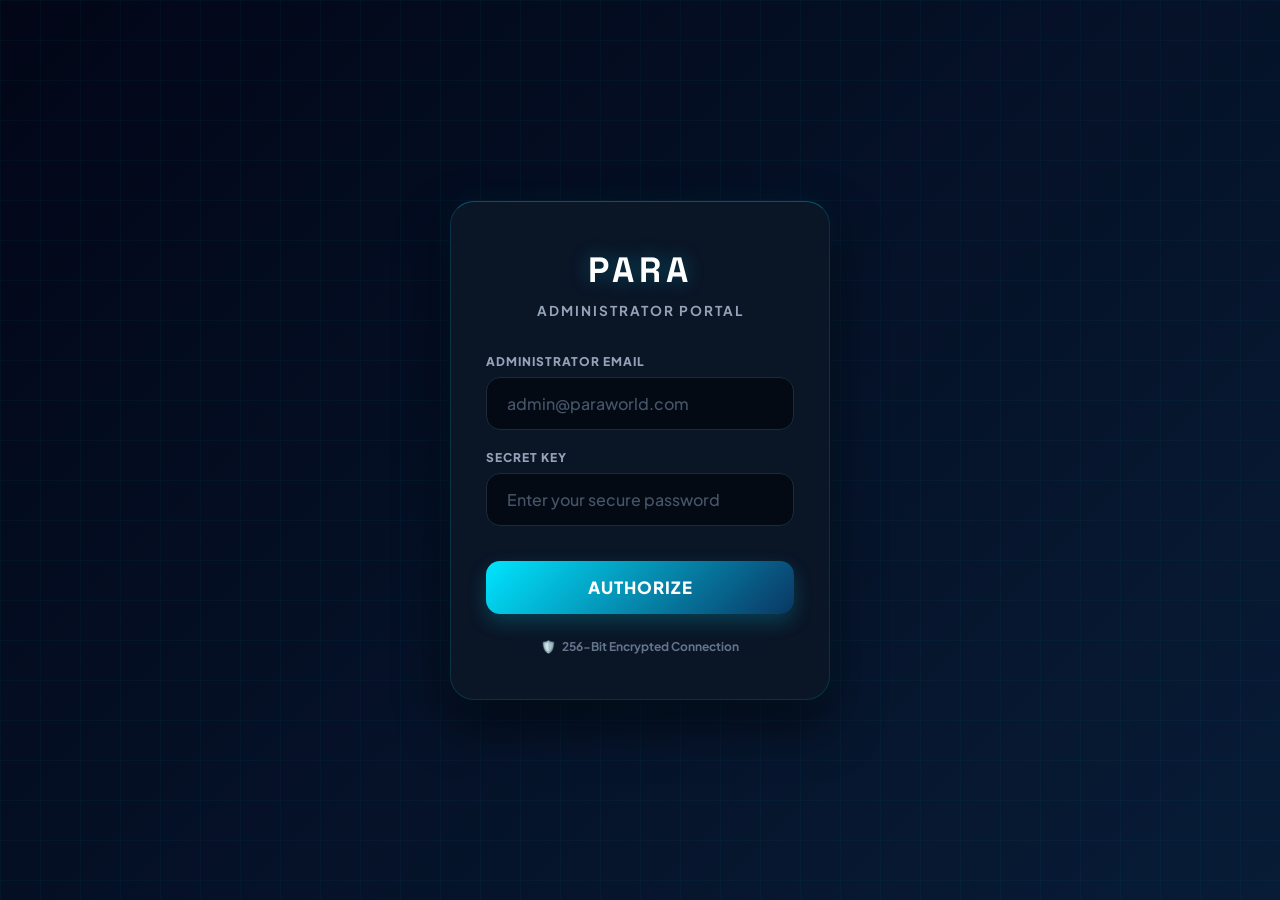
<file: templates/login.html>
<!DOCTYPE html>
<html lang="en">
<head>
    <meta charset="UTF-8">
    <meta name="viewport" content="width=device-width, initial-scale=1.0">
    <title>PARA WORLD - Secure Admin Portal</title>
    
    <link rel="preconnect" href="https://fonts.googleapis.com">
    <link rel="preconnect" href="https://fonts.gstatic.com" crossorigin>
    <link href="https://fonts.googleapis.com/css2?family=Plus+Jakarta+Sans:wght@400;600;700;800&family=Space+Grotesk:wght@700&display=swap" rel="stylesheet">
    
    <style>
        /* --- GLOBAL RESET & THEME --- */
        * {
            margin: 0;
            padding: 0;
            box-sizing: border-box;
            font-family: 'Plus Jakarta Sans', sans-serif;
            -webkit-font-smoothing: antialiased;
        }

        /* ZERO-LAG STATIC BACKGROUND */
        body {
            background: linear-gradient(135deg, #020617 0%, #081C36 100%);
            min-height: 100vh;
            display: flex;
            flex-direction: column;
            justify-content: center;
            align-items: center;
            position: relative;
            overflow: hidden;
        }

        /* Subtle static tech-grid (Uses 0% processor power) */
        body::before {
            content: '';
            position: absolute;
            top: 0; left: 0; width: 100%; height: 100%;
            background-image: linear-gradient(rgba(0, 229, 255, 0.03) 1px, transparent 1px),
                              linear-gradient(90deg, rgba(0, 229, 255, 0.03) 1px, transparent 1px);
            background-size: 40px 40px;
            pointer-events: none;
            z-index: 1;
        }

        /* --- SLEEK SOLID CARD --- */
        .login-wrapper {
            position: relative;
            z-index: 10;
            width: 100%;
            max-width: 420px;
            padding: 0 20px;
        }

        .login-card {
            background-color: #0A1526;
            border: 1px solid rgba(0, 229, 255, 0.15);
            border-top: 1px solid rgba(0, 229, 255, 0.3);
            border-radius: 24px;
            padding: 45px 35px;
            box-shadow: 0 25px 50px rgba(0, 0, 0, 0.5), 0 0 30px rgba(0, 229, 255, 0.05);
            text-align: center;
            transition: transform 0.3s ease;
        }

        .brand-logo {
            font-family: 'Space Grotesk', sans-serif;
            font-size: 2.2rem;
            font-weight: 700;
            color: #FFFFFF;
            letter-spacing: 5px;
            margin-bottom: 10px;
            text-shadow: 0 0 20px rgba(0, 229, 255, 0.3);
        }

        .brand-subtitle {
            color: #94A3B8;
            font-size: 0.85rem;
            text-transform: uppercase;
            letter-spacing: 2px;
            margin-bottom: 35px;
            font-weight: 700;
        }

        /* --- INPUT FIELDS --- */
        .input-group {
            margin-bottom: 20px;
            text-align: left;
        }

        .input-label {
            display: block;
            color: #94A3B8;
            font-size: 0.75rem;
            font-weight: 800;
            margin-bottom: 8px;
            text-transform: uppercase;
            letter-spacing: 1px;
        }

        .login-input {
            width: 100%;
            background-color: #030A14;
            border: 1px solid #1E293B;
            padding: 15px 20px;
            border-radius: 14px;
            color: white;
            font-size: 1rem;
            font-weight: 600;
            transition: all 0.3s ease;
            outline: none;
        }

        .login-input::placeholder {
            color: #475569;
            font-weight: 500;
        }

        .login-input:focus {
            border-color: #00E5FF;
            background-color: #051020;
            box-shadow: 0 0 0 4px rgba(0, 229, 255, 0.1);
        }

        /* --- BUTTON --- */
        .btn-login {
            width: 100%;
            background: linear-gradient(135deg, #00E5FF 0%, #0A3663 100%);
            color: white;
            border: none;
            padding: 16px;
            border-radius: 14px;
            font-size: 1.05rem;
            font-weight: 800;
            letter-spacing: 1px;
            cursor: pointer;
            transition: all 0.3s ease;
            margin-top: 15px;
            box-shadow: 0 8px 20px rgba(0, 229, 255, 0.2);
        }

        .btn-login:hover:not(:disabled) {
            transform: translateY(-2px);
            box-shadow: 0 12px 25px rgba(0, 229, 255, 0.3);
        }

        .btn-login:disabled {
            background: #1E293B;
            color: #64748B;
            cursor: not-allowed;
            box-shadow: none;
        }

        /* --- ERROR & DIAGNOSTICS --- */
        .error-message {
            background-color: rgba(239, 68, 68, 0.1);
            color: #EF4444;
            border: 1px solid rgba(239, 68, 68, 0.2);
            padding: 12px;
            border-radius: 10px;
            font-size: 0.85rem;
            font-weight: 700;
            margin-bottom: 20px;
            display: none;
        }

        .security-badge {
            margin-top: 25px;
            color: #64748B;
            font-size: 0.75rem;
            font-weight: 700;
            display: flex;
            justify-content: center;
            align-items: center;
            gap: 6px;
        }

        .security-badge span {
            color: #10B981;
        }
    </style>
</head>
<body>

    <div class="login-wrapper">
        <form class="login-card" id="loginForm">
            
            <h1 class="brand-logo">PARA</h1>
            <div class="brand-subtitle">Administrator Portal</div>

            <div class="error-message" id="errorBanner">Invalid Credentials</div>

            <div class="input-group">
                <label class="input-label">Administrator Email</label>
                <input type="email" id="emailInput" class="login-input" placeholder="admin@paraworld.com" autocomplete="email" required>
            </div>
            
            <div class="input-group">
                <label class="input-label">Secret Key</label>
                <input type="password" id="passwordInput" class="login-input" placeholder="Enter your secure password" required>
            </div>

            <button type="submit" class="btn-login" id="enterBtn">AUTHORIZE</button>

            <div class="security-badge">
                <span>🛡️</span> 256-Bit Encrypted Connection
            </div>
        </form>
    </div>

    <script>
        document.addEventListener('DOMContentLoaded', () => {
            const form = document.getElementById('loginForm');
            const emailInput = document.getElementById('emailInput');
            const passwordInput = document.getElementById('passwordInput');
            const errorBanner = document.getElementById('errorBanner');
            const btn = document.getElementById('enterBtn');

            form.addEventListener('submit', async function(e) {
                e.preventDefault(); 

                const email = emailInput.value;
                const password = passwordInput.value;

                btn.textContent = "VERIFYING...";
                btn.disabled = true;
                errorBanner.style.display = 'none';
                
                try {
                    const response = await fetch('/admin-login', {
                        method: 'POST',
                        headers: { 'Content-Type': 'application/json' },
                        body: JSON.stringify({ email, password })
                    });

                    const result = await response.json();

                    if (response.ok && result.status === 'success') {
                        // SUCCESS
                        btn.textContent = "ACCESS GRANTED";
                        btn.style.background = "#10B981";
                        btn.style.boxShadow = "0 8px 20px rgba(16, 185, 129, 0.3)";
                        
                        setTimeout(() => {
                            window.location.href = "/admin-dashboard"; 
                        }, 800);

                    } else {
                        // FAILED
                        errorBanner.textContent = result.message || "Invalid administrator email or password.";
                        errorBanner.style.display = 'block';
                        btn.textContent = "AUTHORIZE";
                        btn.disabled = false;
                    }
                } catch (err) {
                    errorBanner.textContent = "Network Error. Please wait a moment and try again.";
                    errorBanner.style.display = 'block';
                    btn.textContent = "AUTHORIZE";
                    btn.disabled = false;
                }
            });
        });
    </script>
</body>
</html>
</file>
